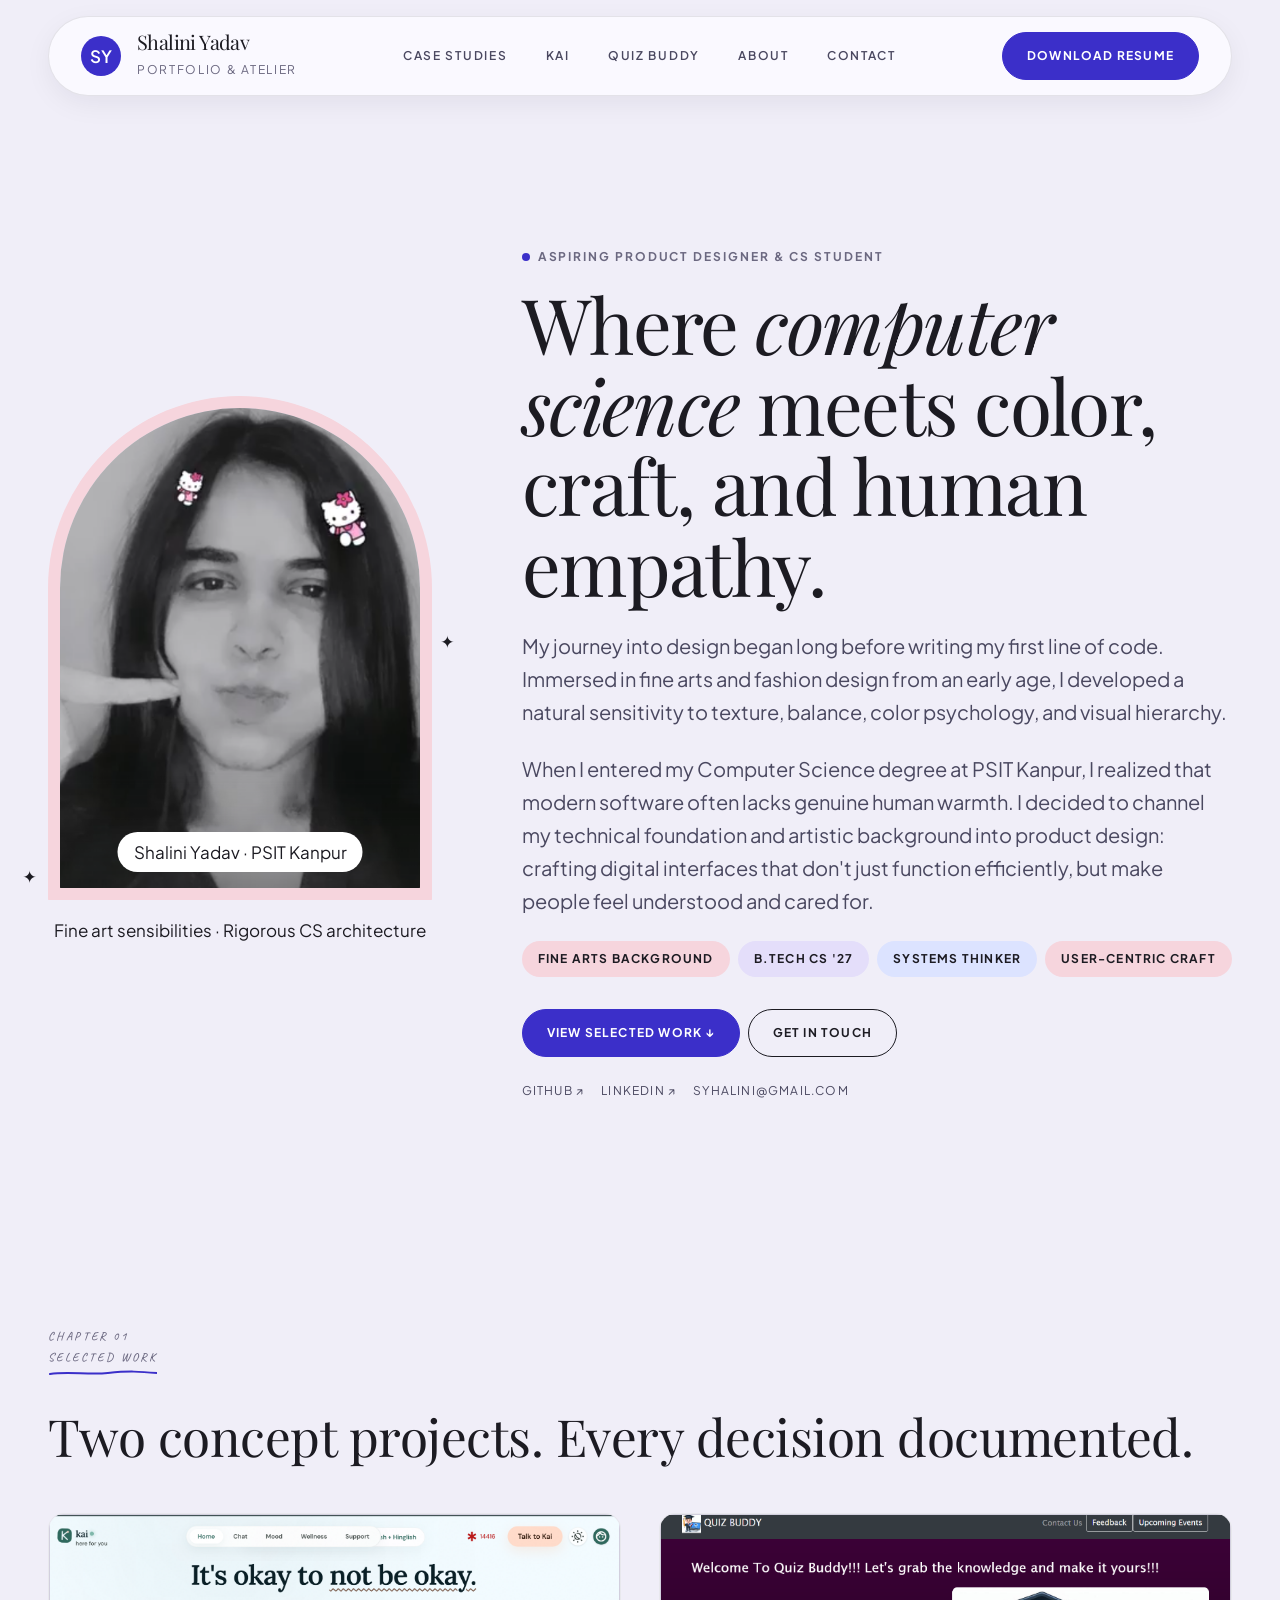
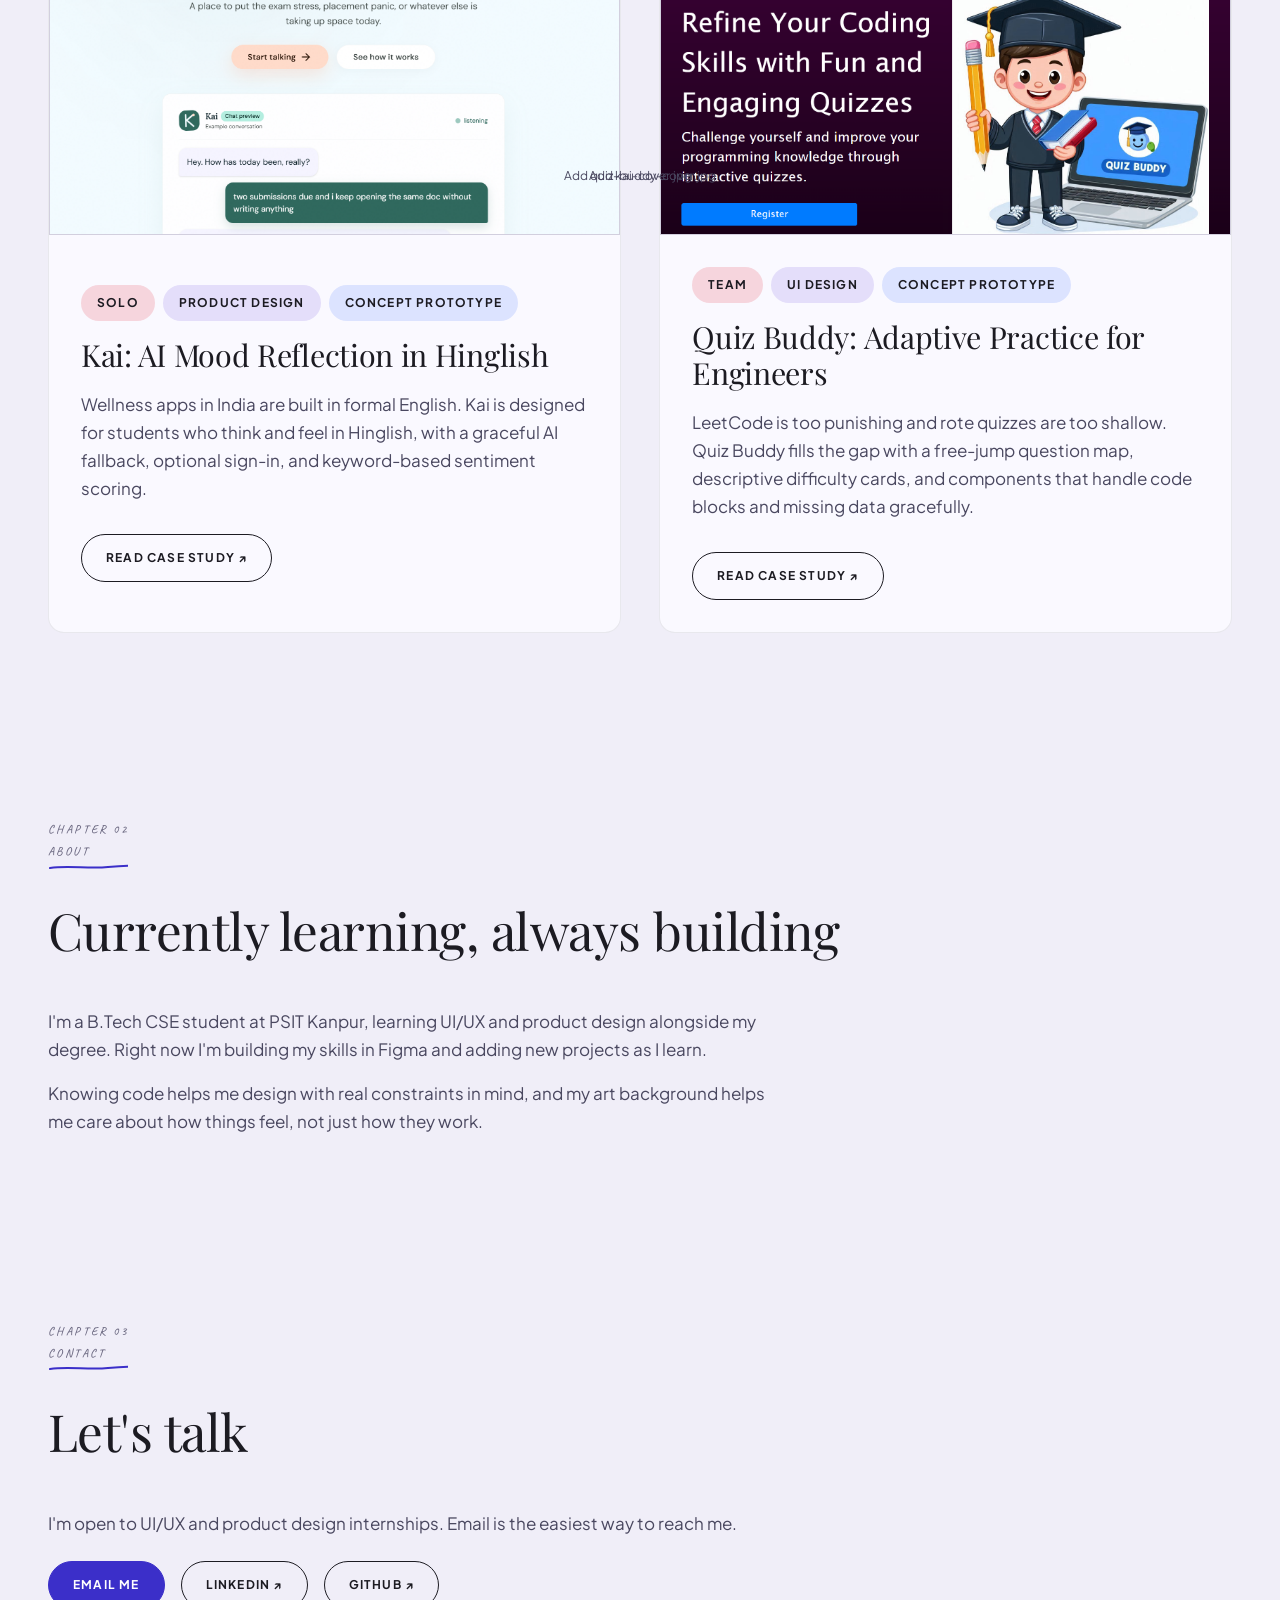
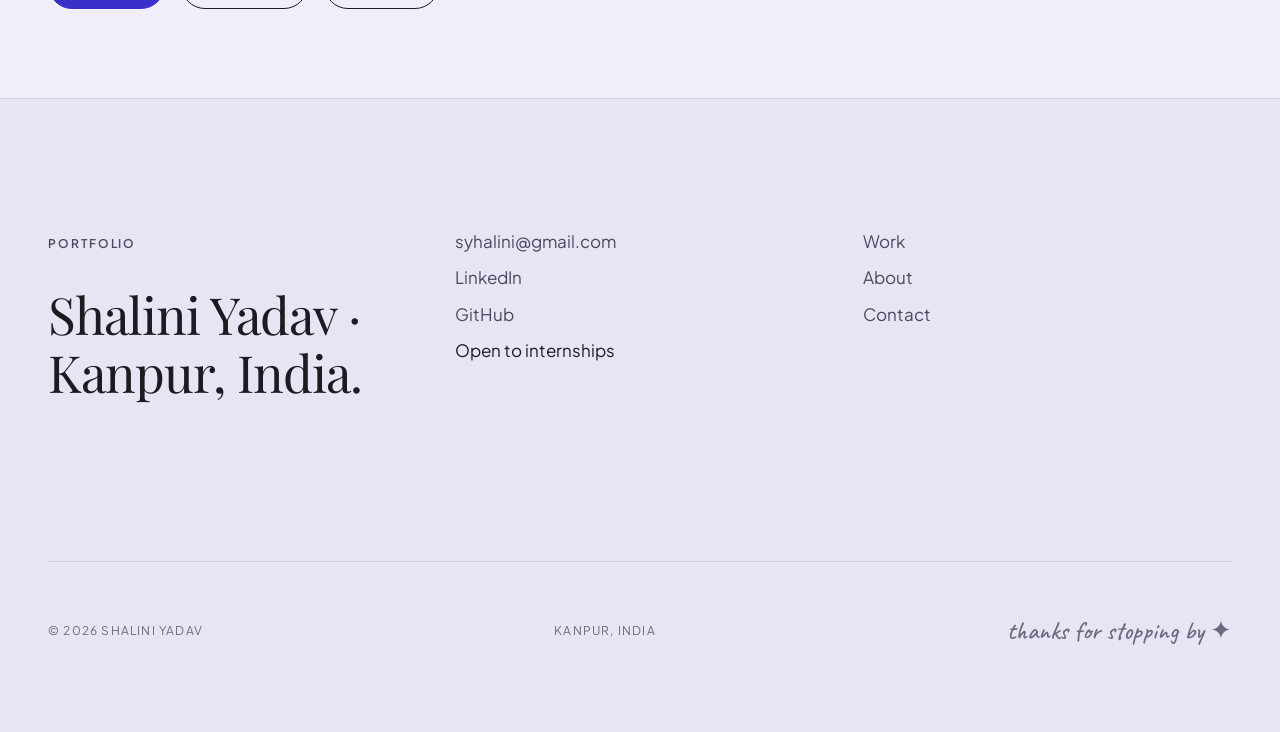
<file: index.html>
<!DOCTYPE html>
<html lang="en">
  <head>
    <meta charset="UTF-8" />
    <meta name="viewport" content="width=device-width, initial-scale=1.0" />
    <meta name="description" content="Shalini Yadav, B.Tech CS student at PSIT Kanpur, learning product design. Open to UI/UX internships." />
    <title>Shalini Yadav | Aspiring Product Designer</title>
    <meta property="og:type" content="website" />
    <meta property="og:site_name" content="Shalini Yadav" />
    <meta property="og:title" content="Shalini Yadav | Aspiring Product Designer" />
    <meta property="og:description" content="Where computer science meets color, craft, and human empathy." />
    <meta property="og:locale" content="en_IN" />
    <meta name="twitter:card" content="summary" />
    <meta name="theme-color" content="#F0EEF8" />
    <link rel="icon" type="image/svg+xml" href="favicon.svg" />
    <link rel="preconnect" href="https://fonts.googleapis.com" />
    <link rel="preconnect" href="https://fonts.gstatic.com" crossorigin />
    <link href="https://fonts.googleapis.com/css2?family=Playfair+Display:ital,wght@0,400;0,500;0,700;1,400;1,500&family=Plus+Jakarta+Sans:wght@400;500;600;700&family=Caveat:wght@500;600&display=swap" rel="stylesheet" />
    <link rel="stylesheet" href="css/tokens.css" />
    <link rel="stylesheet" href="css/base.css" />
    <link rel="stylesheet" href="css/components.css" />
    <link rel="stylesheet" href="css/pages.css" />

    <!-- Smooth scroll + small layout helpers (no button/header styling here) -->
    <style>
      html { scroll-behavior: smooth; }
      section[id] { scroll-margin-top: 110px; }
      .project-card__cta { align-self: flex-start; margin-top: var(--space-2); }
      .about-copy { display: grid; gap: var(--space-2); max-width: 62ch; }
      .contact-actions { display: flex; flex-wrap: wrap; gap: var(--space-2); margin-top: var(--space-3); }
      .nav-link.is-active { font-weight: 700; }
      @media (prefers-reduced-motion: reduce) { html { scroll-behavior: auto; } }
    </style>
  </head>

  <body data-page="home">
    <a class="skip-link" href="#main-content">Skip to content</a>

    <!-- ── Header ─────────────────────────────────────────── -->
    <header class="site-header">
      <div class="site-header__inner">
        <a href="#home" class="brand" aria-label="Shalini Yadav, back to top">
          <span class="brand-mark" aria-hidden="true">SY</span>
          <span class="brand-copy">
            <span class="brand-name">Shalini Yadav</span>
            <span class="brand-tag">Portfolio &amp; Atelier</span>
          </span>
        </a>

        <nav class="site-nav" id="site-navigation" aria-label="Primary navigation">
          <a href="case-studies.html" class="nav-link" data-page="case-studies">Case Studies</a>
          <a href="work/kai.html" class="nav-link" data-page="work-kai">Kai</a>
          <a href="work/quiz-buddy.html" class="nav-link" data-page="work-quiz-buddy">Quiz Buddy</a>
          <a href="about.html" class="nav-link" data-page="about">About</a>
          <a href="contact.html" class="nav-link" data-page="contact">Contact</a>
          <a href="assets/resume.pdf" class="nav-link mobile-resume" download>Download resume</a>
        </nav>

        <button class="mobile-menu-toggle" type="button" aria-controls="site-navigation" aria-expanded="false" aria-label="Open navigation menu">
          <span></span><span></span><span></span>
        </button>

        <div class="header-actions">
          <a href="assets/resume.pdf" class="btn btn--primary" download>Download resume</a>
        </div>
      </div>
    </header>

    <main class="site-main" id="main-content" tabindex="-1">

      <!-- ── Hero ─────────────────────────────────────────── -->
      <section class="hero page-shell" id="home" aria-labelledby="hero-heading">
        <div class="hero__grid">

          <!-- Portrait frame (left) -->
          <figure class="hero__portrait">
            <div class="portrait-arch">
              <div class="portrait-arch__inner">
                <img
                  src="assets/images/shalini.jpg"
                  alt="Portrait of Shalini Yadav"
                  width="900" height="1200"
                  onerror="this.remove()" />
              </div>
              <span class="portrait-arch__pill">Shalini Yadav · PSIT Kanpur</span>
            </div>
            <span class="hero__spark hero__spark--a" aria-hidden="true">✦</span>
            <span class="hero__spark hero__spark--b" aria-hidden="true">✦</span>
            <figcaption class="hero__caption">Fine art sensibilities · Rigorous CS architecture</figcaption>
          </figure>

          <!-- Text (right) -->
          <div class="hero__content">
            <p class="hero__eyebrow">Aspiring Product Designer &amp; CS Student</p>

            <h1 class="hero__title" id="hero-heading">
              Where <em>computer science</em> meets color, craft, and human empathy.
            </h1>

            <p class="hero__copy">My journey into design began long before writing my first line of code. Immersed in fine arts and fashion design from an early age, I developed a natural sensitivity to texture, balance, color psychology, and visual hierarchy.</p>

            <p class="hero__copy">When I entered my Computer Science degree at PSIT Kanpur, I realized that modern software often lacks genuine human warmth. I decided to channel my technical foundation and artistic background into product design: crafting digital interfaces that don't just function efficiently, but make people feel understood and cared for.</p>

            <ul class="pill-list" aria-label="Highlights">
              <li><span>Fine Arts Background</span></li>
              <li><span>B.Tech CS '27</span></li>
              <li><span>Systems Thinker</span></li>
              <li><span>User-Centric Craft</span></li>
            </ul>

            <div class="hero__actions" style="margin-top: var(--space-4);">
              <a href="#selected-work" class="btn btn--primary">View selected work ↓</a>
              <a href="#contact" class="btn btn--secondary">Get in touch</a>
            </div>

            <nav class="hero__social" aria-label="Social links">
              <a href="https://github.com/shalini355" target="_blank" rel="noreferrer">GitHub ↗</a>
              <a href="https://linkedin.com/in/shalini-yadav-355abc" target="_blank" rel="noreferrer">LinkedIn ↗</a>
              <a href="mailto:syhalini@gmail.com">syhalini@gmail.com</a>
            </nav>
          </div>

        </div>
      </section>

      <!-- ── Selected work ─────────────────────────────────── -->
      <section class="page-section page-shell" id="selected-work" aria-labelledby="work-heading" data-reveal>
        <div class="section-header">
          <p class="eyebrow chapter-label" data-chapter="01">Selected work</p>
          <h2 id="work-heading" class="section-heading">Two concept projects. Every decision documented.</h2>
        </div>

        <div class="featured-work__grid">

          <!-- Kai -->
          <article class="project-card">
            <div class="project-card__image frame--empty" data-empty-label="Add kai-cover.jpg" aria-label="Kai project thumbnail">
              <img src="assets/images/kai-cover.jpg" alt="Kai, AI mood reflection companion preview" width="1600" height="900" loading="lazy" onerror="this.hidden = true; this.parentElement.classList.add('frame--empty')" />
            </div>
            <div class="project-card__body">
              <ul class="pill-list" aria-label="Kai context tags">
                <li><span>Solo</span></li>
                <li><span>Product Design</span></li>
                <li><span>Concept Prototype</span></li>
              </ul>
              <h3>Kai: AI Mood Reflection in Hinglish</h3>
              <p class="project-card__pitch">Wellness apps in India are built in formal English. Kai is designed for students who think and feel in Hinglish, with a graceful AI fallback, optional sign-in, and keyword-based sentiment scoring.</p>
              <a href="work/kai.html" class="btn btn--secondary project-card__cta">Read case study ↗</a>
            </div>
          </article>

          <!-- Quiz Buddy -->
          <article class="project-card">
            <div class="project-card__image frame--empty" data-empty-label="Add quiz-buddy-cover.jpg" aria-label="Quiz Buddy project thumbnail">
              <img src="assets/images/quiz-buddy-cover.jpg" alt="Quiz Buddy, adaptive programming practice platform preview" width="1600" height="900" loading="lazy" onerror="this.hidden = true; this.parentElement.classList.add('frame--empty')" />
            </div>
            <div class="project-card__body">
              <ul class="pill-list" aria-label="Quiz Buddy context tags">
                <li><span>Team</span></li>
                <li><span>UI Design</span></li>
                <li><span>Concept Prototype</span></li>
              </ul>
              <h3>Quiz Buddy: Adaptive Practice for Engineers</h3>
              <p class="project-card__pitch">LeetCode is too punishing and rote quizzes are too shallow. Quiz Buddy fills the gap with a free-jump question map, descriptive difficulty cards, and components that handle code blocks and missing data gracefully.</p>
              <a href="work/quiz-buddy.html" class="btn btn--secondary project-card__cta">Read case study ↗</a>
            </div>
          </article>

        </div>
      </section>

      <!-- ── About ─────────────────────────────────────────── -->
      <section class="page-section page-shell" id="about" aria-labelledby="about-heading" data-reveal>
        <div class="section-header">
          <p class="eyebrow chapter-label" data-chapter="02">About</p>
          <h2 id="about-heading" class="section-heading">Currently learning, always building</h2>
        </div>
        <div class="about-copy">
          <p>I'm a B.Tech CSE student at PSIT Kanpur, learning UI/UX and product design alongside my degree. Right now I'm building my skills in Figma and adding new projects as I learn.</p>
          <p>Knowing code helps me design with real constraints in mind, and my art background helps me care about how things feel, not just how they work.</p>
        </div>
      </section>

      <!-- ── Contact ───────────────────────────────────────── -->
      <section class="page-section page-shell" id="contact" aria-labelledby="contact-heading" data-reveal>
        <div class="section-header">
          <p class="eyebrow chapter-label" data-chapter="03">Contact</p>
          <h2 id="contact-heading" class="section-heading">Let's talk</h2>
        </div>
        <p class="about-copy">I'm open to UI/UX and product design internships. Email is the easiest way to reach me.</p>
        <div class="contact-actions">
          <a href="mailto:syhalini@gmail.com" class="btn btn--primary">Email me</a>
          <a href="https://linkedin.com/in/shalini-yadav-355abc" target="_blank" rel="noreferrer" class="btn btn--secondary">LinkedIn ↗</a>
          <a href="https://github.com/shalini355" target="_blank" rel="noreferrer" class="btn btn--secondary">GitHub ↗</a>
        </div>
      </section>

    </main>

    <footer class="site-footer">
      <div class="site-footer__top page-shell">
        <div>
          <p class="eyebrow">Portfolio</p>
          <h2 class="footer-title">Shalini Yadav · Kanpur, India.</h2>
        </div>
        <div class="footer-meta">
          <a href="mailto:syhalini@gmail.com">syhalini@gmail.com</a>
          <a href="https://linkedin.com/in/shalini-yadav-355abc" target="_blank" rel="noreferrer">LinkedIn</a>
          <a href="https://github.com/shalini355" target="_blank" rel="noreferrer">GitHub</a>
          <span>Open to internships</span>
        </div>
        <div class="footer-links">
          <a href="#selected-work">Work</a>
          <a href="#about">About</a>
          <a href="#contact">Contact</a>
        </div>
      </div>
      <div class="footer-row page-shell">
        <span>© 2026 Shalini Yadav</span>
        <span>Kanpur, India</span>
        <span>thanks for stopping by ✦</span>
      </div>
    </footer>

    <script src="js/main.js"></script>
    <script>
      // Highlight the nav link of the section currently on screen
      (function () {
        var links = document.querySelectorAll('.site-nav .nav-link[href^="#"]');
        var map = {};
        links.forEach(function (l) { map[l.getAttribute('href').slice(1)] = l; });
        if (links[0]) { map['home'] = links[0]; }   // hero = "Work" highlighted
        if (!('IntersectionObserver' in window)) return;
        var io = new IntersectionObserver(function (entries) {
          entries.forEach(function (e) {
            if (!e.isIntersecting) return;
            links.forEach(function (l) { l.classList.remove('is-active'); l.removeAttribute('aria-current'); });
            var l = map[e.target.id];
            if (l) { l.classList.add('is-active'); l.setAttribute('aria-current', 'true'); }
          });
        }, { rootMargin: '-40% 0px -55% 0px' });
        Object.keys(map).forEach(function (id) {
          var el = document.getElementById(id);
          if (el) io.observe(el);
        });
      })();
    </script>
  </body>
</html>
</file>
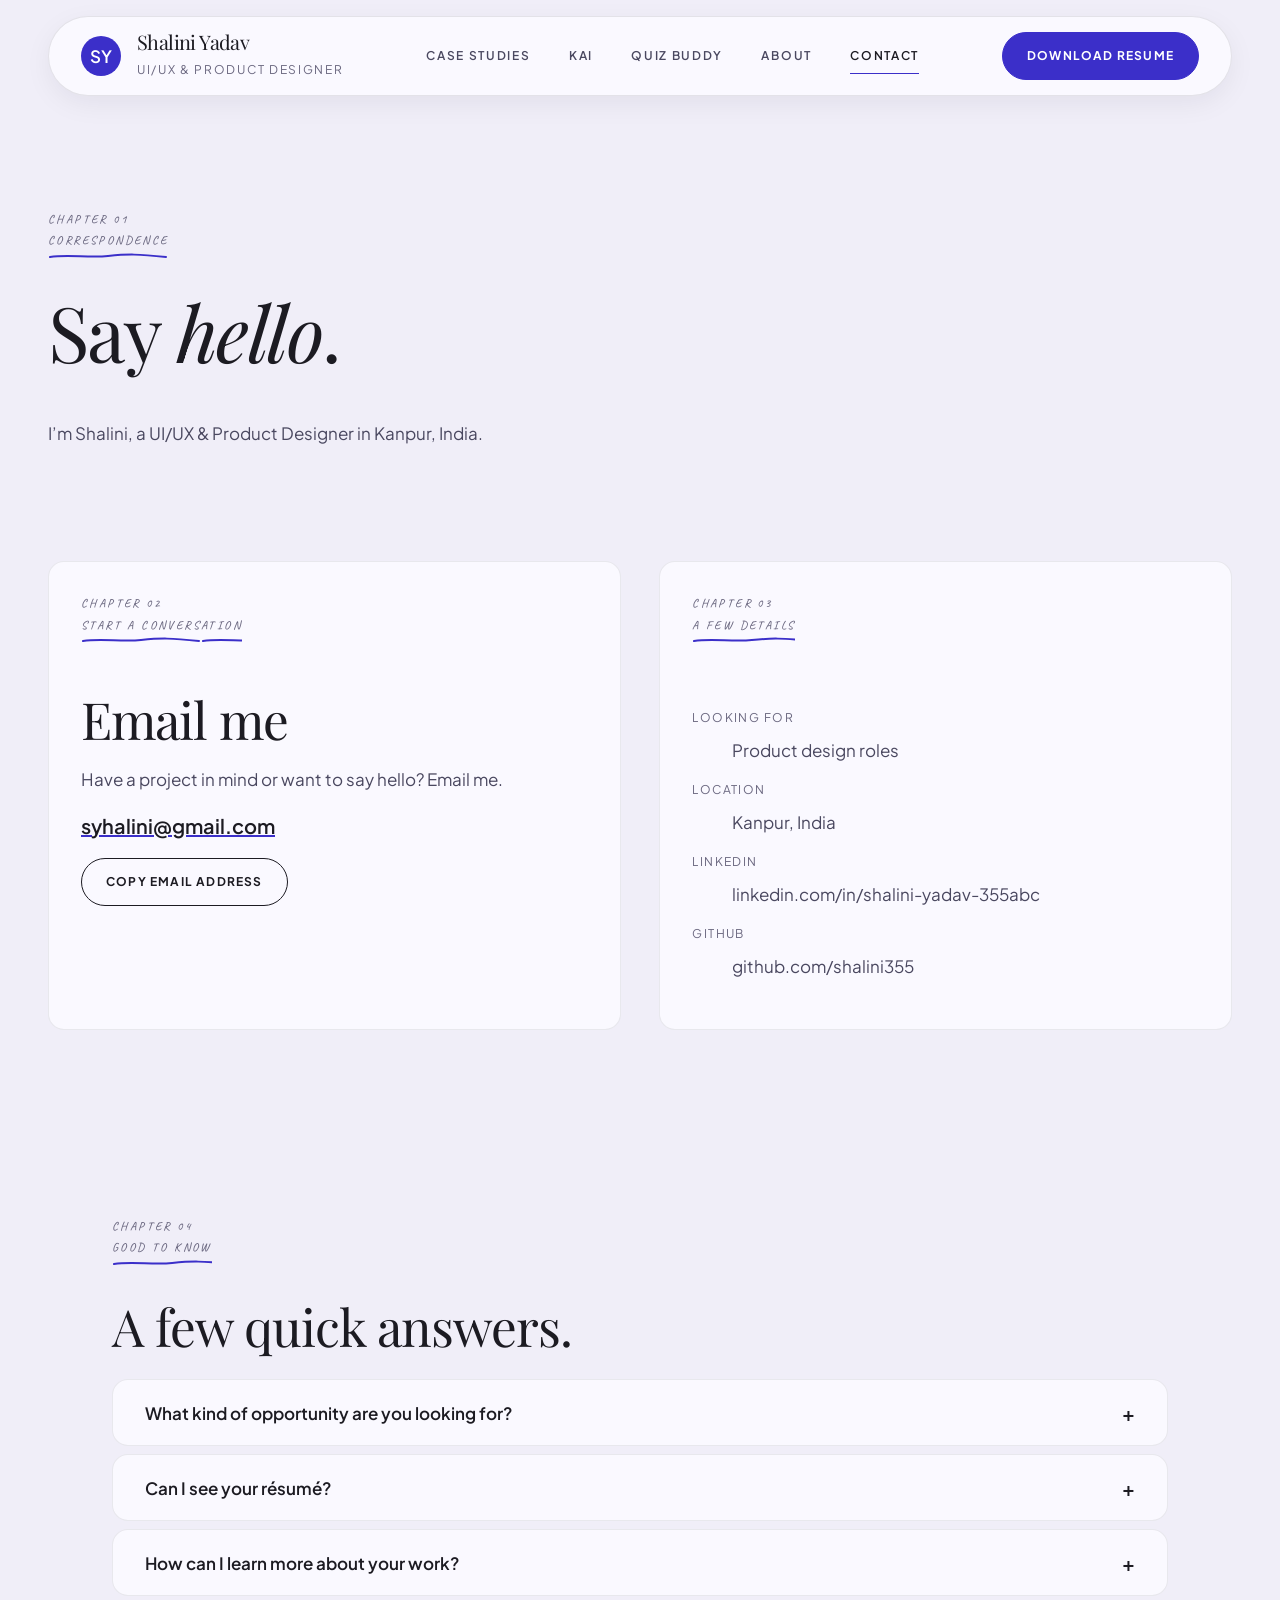
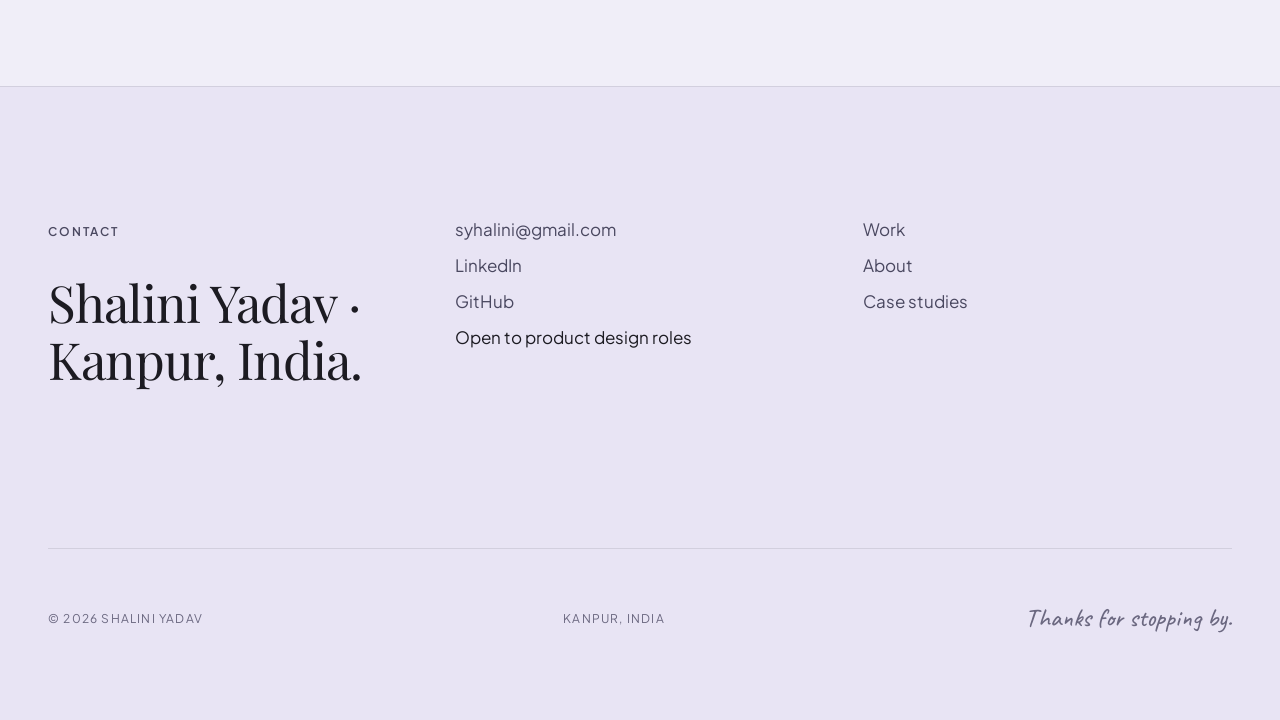
<file: contact.html>
<!DOCTYPE html>
<html lang="en">
  <head>
    <meta charset="UTF-8" />
    <meta name="viewport" content="width=device-width, initial-scale=1.0" />
    <meta name="description" content="Get in touch with Shalini Yadav, a UI/UX &amp; Product Designer in Kanpur, India." />
    <title>Contact | UI/UX &amp; Product Designer | Shalini Yadav</title>
    <meta property="og:type" content="website" />
    <meta property="og:site_name" content="Shalini Yadav" />
    <meta property="og:title" content="Contact | UI/UX &amp; Product Designer | Shalini Yadav" />
    <meta property="og:description" content="I’m Shalini, a UI/UX &amp; Product Designer in Kanpur. I’d love to hear from you." />
    <meta property="og:locale" content="en_IN" />
    <meta name="twitter:card" content="summary" />
    <meta name="theme-color" content="#F0EEF8" />
    <link rel="icon" type="image/svg+xml" href="favicon.svg" />
    <link rel="preconnect" href="https://fonts.googleapis.com" />
    <link rel="preconnect" href="https://fonts.gstatic.com" crossorigin />
    <link href="https://fonts.googleapis.com/css2?family=Playfair+Display:ital,wght@0,400;0,500;0,700;1,400;1,500&family=Plus+Jakarta+Sans:wght@400;500;700&family=Caveat:wght@500;600&display=swap" rel="stylesheet" />
    <link rel="stylesheet" href="css/tokens.css" />
    <link rel="stylesheet" href="css/base.css" />
    <link rel="stylesheet" href="css/components.css" />
    <link rel="stylesheet" href="css/pages.css" />
  </head>
  <body data-page="contact">
    <a class="skip-link" href="#main-content">Skip to content</a>
    <header class="site-header">
      <div class="site-header__inner">
        <a href="index.html" class="brand" aria-label="Shalini Yadav home">
          <span class="brand-mark" aria-hidden="true">SY</span>
          <span class="brand-copy">
            <span class="brand-name">Shalini Yadav</span>
            <span class="brand-tag">UI/UX &amp; Product Designer</span>
          </span>
        </a>

        <nav class="site-nav" id="site-navigation" aria-label="Primary navigation">
          <a href="case-studies.html" class="nav-link" data-page="case-studies">Case Studies</a>
          <a href="work/kai.html" class="nav-link" data-page="work-kai">Kai</a>
          <a href="work/quiz-buddy.html" class="nav-link" data-page="work-quiz-buddy">Quiz Buddy</a>
          <a href="about.html" class="nav-link" data-page="about">About</a>
          <a href="contact.html" class="nav-link" data-page="contact">Contact</a>
          <a href="assets/resume.pdf" class="nav-link mobile-resume" download>Download resume</a>
        </nav>

        <button class="mobile-menu-toggle" type="button" aria-controls="site-navigation" aria-expanded="false" aria-label="Open navigation menu">
          <span></span><span></span><span></span>
        </button>

        <div class="header-actions">
          <a href="assets/resume.pdf" class="btn btn--primary" download>Download resume</a>
        </div>
      </div>
    </header>

    <main class="site-main" id="main-content" tabindex="-1">
      <section class="page-shell page-section contact-intro" aria-labelledby="contact-heading">
        <div>
          <p class="eyebrow chapter-label" data-chapter="01">Correspondence</p>
          <h1 id="contact-heading">Say <em>hello</em>.</h1>
          <p>I’m Shalini, a UI/UX &amp; Product Designer in Kanpur, India.</p>
        </div>
      </section>

      <section class="page-shell page-section contact-grid" aria-label="Ways to get in touch">
        <div class="contact-panel" id="contact-details">
          <p class="eyebrow chapter-label" data-chapter="02">Start a conversation</p>
          <h2>Email me</h2>
          <p>Have a project in mind or want to say hello? Email me.</p>
          <a class="contact-email" href="mailto:syhalini@gmail.com">syhalini@gmail.com</a>
          <button class="btn btn--secondary" type="button" data-copy-email>Copy email address</button>
          <p class="form-status" data-copy-status role="status" aria-live="polite"></p>
        </div>

        <div class="contact-panel contact-panel--details">
          <p class="eyebrow chapter-label" data-chapter="03">A few details</p>
          <dl class="contact-list">
            <div>
              <dt>Looking for</dt>
              <dd>Product design roles</dd>
            </div>
            <div>
              <dt>Location</dt>
              <dd>Kanpur, India</dd>
            </div>
            <div>
              <dt>LinkedIn</dt>
              <dd><a href="https://linkedin.com/in/shalini-yadav-355abc" target="_blank" rel="noreferrer">linkedin.com/in/shalini-yadav-355abc</a></dd>
            </div>
            <div>
              <dt>GitHub</dt>
              <dd><a href="https://github.com/shalini355" target="_blank" rel="noreferrer">github.com/shalini355</a></dd>
            </div>
          </dl>
        </div>
      </section>

      <section class="page-shell page-section contact-faq" aria-labelledby="faq-heading" data-reveal>
        <div class="case-study-lead">
          <p class="eyebrow chapter-label" data-chapter="04">Good to know</p>
          <h2 id="faq-heading">A few quick answers.</h2>
        </div>
        <div class="faq-list">
          <details class="faq-item">
            <summary class="faq-question">What kind of opportunity are you looking for?</summary>
            <div class="faq-answer"><p>I’m open to product design roles. Feel free to get in touch.</p></div>
          </details>
          <details class="faq-item">
            <summary class="faq-question">Can I see your résumé?</summary>
            <div class="faq-answer"><p><a href="assets/resume.pdf" download>Download resume</a>.</p></div>
          </details>
          <details class="faq-item">
            <summary class="faq-question">How can I learn more about your work?</summary>
            <div class="faq-answer"><p>Explore the <a href="work/kai.html">Kai Wellness App</a> and <a href="work/quiz-buddy.html">Quiz Buddy</a> case studies from the Work menu.</p></div>
          </details>
        </div>
      </section>
    </main>

    <footer class="site-footer">
      <div class="site-footer__top page-shell">
        <div>
          <p class="eyebrow">Contact</p>
          <h2 class="footer-title">Shalini Yadav · Kanpur, India.</h2>
        </div>
        <div class="footer-meta">
          <a href="mailto:syhalini@gmail.com">syhalini@gmail.com</a>
          <a href="https://linkedin.com/in/shalini-yadav-355abc" target="_blank" rel="noreferrer">LinkedIn</a>
          <a href="https://github.com/shalini355" target="_blank" rel="noreferrer">GitHub</a>
          <span>Open to product design roles</span>
        </div>
        <div class="footer-links">
          <a href="index.html">Work</a>
          <a href="about.html">About</a>
          <a href="work/kai.html">Case studies</a>
        </div>
      </div>
      <div class="footer-row page-shell">
        <span>© 2026 Shalini Yadav</span>
        <span>Kanpur, India</span>
        <span>Thanks for stopping by.</span>
      </div>
    </footer>

    <script src="js/main.js"></script>
  </body>
</html>
</file>
<file: css/tokens.css>
:root {
  /* ── Surfaces ──────────────────────────────────────── */
  --color-bg: #f0eef8;
  --color-surface: #e8e4f4;
  --color-surface-strong: #ddd8f0;
  --color-surface-card: #faf9ff;
  --color-border: rgba(28, 27, 34, 0.1);
  --color-border-strong: rgba(28, 27, 34, 0.25);

  /* ── Text ──────────────────────────────────────────── */
  --color-text: #1c1b22;
  --color-text-muted: #4a4860;
  --color-text-soft: #6b6880;

  /* ── Brand colours ─────────────────────────────────── */
  --color-primary: #3b2fc9;
  --color-primary-strong: #1c1b22;
  --color-primary-soft: #e4defa;

  /* secondary = blush pink */
  --color-secondary: #a0607a;
  --color-secondary-soft: #f6d5dd;

  /* tertiary = pale lavender */
  --color-tertiary: #6b6880;
  --color-tertiary-soft: #e4defa;

  --color-accent-blush: #f6d5dd;
  --color-overlay: rgba(240, 238, 248, 0.94);
  --color-shadow: rgba(28, 27, 34, 0.06);
  --color-success: var(--color-primary);

  /* ── Fonts ─────────────────────────────────────────── */
  --font-display: 'Playfair Display', Georgia, serif;
  --font-body: 'Plus Jakarta Sans', system-ui, sans-serif;
  --font-hand: "Caveat", cursive;

  /* ── Type scale ────────────────────────────────────── */
  --type-small: 0.75rem;
  --type-body: 1.0625rem;
  --type-lead: 1.25rem;
  --type-h3: clamp(1.4rem, 2.5vw, 1.9rem);
  --type-h2: clamp(2rem, 4vw, 3.2rem);
  --type-display: clamp(2.6rem, 6vw, 5rem);
  --type-hand: 1.4rem;

  /* ── Spacing ───────────────────────────────────────── */
  --space-1: 0.5rem;
  --space-2: 1rem;
  --space-3: 1.5rem;
  --space-4: 2rem;
  --space-5: 2.5rem;
  --space-6: 3rem;
  --space-7: 3.5rem;
  --space-8: 4rem;
  --space-9: 4.5rem;
  --space-10: 5rem;
  --space-12: 6rem;
  --space-14: 7rem;
  --space-16: 8rem;
  --space-20: 10rem;
  --space-24: 12rem;
  --space-28: 14rem;
  --space-32: 16rem;

  /* ── Radii ─────────────────────────────────────────── */
  --radius-xs: 0.25rem;
  --radius-sm: 0.5rem;
  --radius-md: 0.75rem;
  --radius-lg: 1rem;
  --radius-pill: 9999px;

  /* ── Layout ────────────────────────────────────────── */
  --container-width: 1200px;
  --page-gutter: 1.5rem;
  --page-width: min(var(--container-width), calc(100% - var(--page-gutter) * 2));
  --grid-gap: clamp(1.5rem, 3vw, 2.5rem);
  --section-padding: clamp(4rem, 7vw, 6rem);
  --card-radius: var(--radius-lg);
  --card-padding: clamp(1.5rem, 3vw, 2rem);
  --card-border: 1px solid rgba(28, 27, 34, 0.08);
  --control-radius: var(--radius-pill);
  --header-height: 5rem;
  --section-gap: var(--section-padding);
  --content-width: 66rem;

  /* ── Shadows ───────────────────────────────────────── */
  --shadow-soft: 0 18px 44px -24px rgba(28, 27, 34, 0.14);
  --shadow-card: 0 8px 30px -4px rgba(28, 27, 34, 0.08);
  --shadow-glow: 0 0 0 1px rgba(59, 47, 201, 0.12), 0 8px 40px -8px rgba(59, 47, 201, 0.18);
  --shadow-glow-hover: 0 0 0 1.5px rgba(59, 47, 201, 0.28), 0 16px 56px -12px rgba(59, 47, 201, 0.28);
  --border-soft: 1px solid var(--color-border);

  /* ── Glass ──────────────────────────────────────────── */
  --glass-bg: rgba(250, 249, 255, 0.72);
  --glass-border: 1px solid rgba(255, 255, 255, 0.55);
  --glass-blur: blur(18px) saturate(1.6);

  /* ── Motion ─────────────────────────────────────────── */
  --ease-spring: cubic-bezier(0.34, 1.56, 0.64, 1);
  --ease-out-expo: cubic-bezier(0.16, 1, 0.3, 1);
  --ease-in-out-quart: cubic-bezier(0.76, 0, 0.24, 1);
  --duration-fast: 180ms;
  --duration-base: 320ms;
  --duration-slow: 600ms;
}

@media (min-width: 640px) {
  :root { --page-gutter: 2rem; }
}

@media (min-width: 1024px) {
  :root { --page-gutter: 3rem; }
}
</file>
<file: css/base.css>
@import url('https://fonts.googleapis.com/css2?family=Playfair+Display:ital,wght@0,400;0,600;0,700;1,400&family=Plus+Jakarta+Sans:wght@400;500;600&family=Caveat:wght@500;600&display=swap');

* {
  box-sizing: border-box;
}

html {
  scroll-behavior: smooth;
}

@view-transition {
  navigation: auto;
}

::view-transition-old(root) {
  animation: page-fade-out 180ms ease-out both;
}

::view-transition-new(root) {
  animation: page-fade-in 220ms ease-out both;
}

@keyframes page-fade-out {
  to {
    opacity: 0;
  }
}

@keyframes page-fade-in {
  from {
    opacity: 0;
  }
}

html [id] {
  scroll-margin-top: calc(var(--header-height) + var(--space-4));
}

body {
  margin: 0;
  background: var(--color-bg);
  color: var(--color-text);
  font-family: var(--font-body);
  line-height: 1.65;
  font-size: var(--type-body);
  text-rendering: optimizeLegibility;
  -webkit-font-smoothing: antialiased;
  -moz-osx-font-smoothing: grayscale;
}

.skip-link {
  position: absolute;
  top: var(--space-2);
  left: var(--space-2);
  z-index: 30;
  padding: var(--space-2) var(--space-4);
  transform: translateY(-150%);
  border: 1px solid var(--color-border);
  border-radius: var(--radius-xs);
  background: var(--color-surface-card);
  color: var(--color-text);
}

.skip-link:focus {
  transform: translateY(0);
}

img {
  max-width: 100%;
  display: block;
}

a {
  color: inherit;
  text-decoration: none;
}

button,
input,
textarea {
  font: inherit;
}

main,
section,
article,
header,
footer,
nav {
  display: block;
}

p,
h1,
h2,
h3,
h4,
h5,
h6,
ul,
ol,
figure,
blockquote {
  margin: 0;
  padding: 0;
}

ul,
ol {
  list-style: none;
}

:focus-visible {
  outline: 2px solid var(--color-text);
  outline-offset: 4px;
  border-radius: 0.3rem;
}

::selection {
  background: var(--color-primary);
  color: var(--color-text);
}

h1, h2, h3, h4, h5, h6 {
  font-family: 'Playfair Display', Georgia, serif;
  font-weight: 400;
  line-height: 1.1;
  letter-spacing: -0.02em;
}

h1 {
  font-size: var(--type-display);
  line-height: 1.05;
  letter-spacing: -0.03em;
}

h2 {
  font-size: var(--type-h2);
  line-height: 1.12;
  letter-spacing: -0.02em;
}

h3 {
  font-size: var(--type-h3);
  line-height: 1.2;
  letter-spacing: -0.01em;
}

h4, h5, h6 {
  line-height: 1.3;
  letter-spacing: 0;
}

p {
  color: var(--color-text-muted);
  max-width: 65ch;
  font-size: var(--type-body);
  line-height: 1.65;
}

.container,
.page-shell {
  width: var(--page-width);
  margin: 0 auto;
}

.eyebrow {
  display: inline-block;
  font-size: var(--type-small);
  letter-spacing: 0.16em;
  text-transform: uppercase;
  color: var(--color-text-muted);
  font-weight: 600;
  margin-bottom: var(--space-4);
}

.section-heading {
  font-size: var(--type-h2);
  color: var(--color-text);
  margin-bottom: var(--space-6);
}

.muted {
  color: var(--color-text-soft);
}

.text-display {
  font-family: var(--font-display);
  font-size: var(--type-display);
  letter-spacing: -0.04em;
  line-height: 1.02;
}

.text-serif {
  font-family: var(--font-display);
}

.text-smallcaps {
  font-size: var(--type-small);
  font-weight: 600;
  letter-spacing: 0.11em;
  text-transform: uppercase;
}

.site-main {
  padding-top: 0;
  counter-reset: scene;
}

.motion-enabled [data-reveal] {
  opacity: 0;
  transform: translateY(24px);
  transition: opacity 0.65s ease-out, transform 0.65s ease-out;
}

.motion-enabled [data-reveal][data-revealed="true"] {
  opacity: 1;
  transform: translateY(0);
}

.page-section {
  padding: var(--section-padding) 0;
}

[data-page="home"] .nav-link[data-page="home"],
[data-page="work-kai"] .nav-link[data-page="work-kai"],
[data-page="work-quiz-buddy"] .nav-link[data-page="work-quiz-buddy"],
[data-page="about"] .nav-link[data-page="about"],
[data-page="contact"] .nav-link[data-page="contact"] {
  color: var(--color-text);
  border-color: var(--color-primary);
}

@media (max-width: 640px) {
  .page-section {
    padding: var(--section-padding) 0;
  }

  p {
    font-size: var(--type-body);
  }
}

@media (prefers-reduced-motion: reduce) {
  html {
    scroll-behavior: auto;
  }

  *,
  *::before,
  *::after {
    animation-duration: 0.01ms !important;
    animation-iteration-count: 1 !important;
    scroll-behavior: auto !important;
    transition-duration: 0.01ms !important;
  }

  .motion-enabled [data-reveal] {
    opacity: 1;
    transform: none;
  }

  .motion-enabled .frame[data-reveal] {
    opacity: 1;
    transform: none;
  }

  .frame--wide > img {
    --frame-zoom: 1;
    animation: none;
  }

  ::view-transition-old(root),
  ::view-transition-new(root) {
    animation: none;
  }
}
</file>
<file: css/components.css>
.site-header {
  position: sticky;
  top: 0;
  z-index: 20;
  background: transparent;
  padding: var(--space-2) 0;
  border-bottom: 0;
}

.site-header__inner {
  width: var(--page-width);
  margin: 0 auto;
  height: var(--header-height);
  display: flex;
  align-items: center;
  justify-content: space-between;
  gap: var(--space-3);
  background: var(--color-surface-card);
  border: 1px solid var(--color-border);
  border-radius: var(--radius-pill);
  padding: 0 var(--space-4);
  box-shadow: var(--shadow-card);
}

.brand {
  display: inline-flex;
  align-items: center;
  gap: var(--space-2);
  min-width: 0;
}

.brand-mark {
  display: inline-flex;
  align-items: center;
  justify-content: center;
  width: 2.5rem;
  height: 2.5rem;
  border-radius: 50%;
  background: var(--color-primary);
  color: #ffffff;
  font-family: var(--font-body);
  font-size: var(--type-body);
  font-weight: 600;
}

.brand-copy {
  display: flex;
  flex-direction: column;
  gap: var(--space-1);
}

.brand-name {
  font-family: var(--font-display);
  font-size: var(--type-lead);
  letter-spacing: -0.03em;
  line-height: 1;
}

.brand-tag {
  font-size: var(--type-small);
  letter-spacing: 0.14em;
  text-transform: uppercase;
  color: var(--color-text-soft);
}

.site-nav {
  display: flex;
  align-items: center;
  justify-content: center;
  gap: var(--grid-gap);
  margin: 0 auto;
  flex-wrap: wrap;
}

.nav-link {
  position: relative;
  display: inline-flex;
  align-items: center;
  justify-content: center;
  padding: var(--space-1) 0;
  border-bottom: 1px solid transparent;
  color: var(--color-text-muted);
  font-size: var(--type-small);
  letter-spacing: 0.14em;
  text-transform: uppercase;
  font-weight: 600;
  transition: color 0.2s ease, border-color 0.2s ease;
}

.nav-link:hover,
.nav-link:focus-visible {
  color: var(--color-text);
  text-decoration-color: var(--color-primary);
}

.nav-link.is-active {
  color: var(--color-text);
  border-color: var(--color-primary);
}

.header-actions {
  display: flex;
  align-items: center;
  gap: var(--space-2);
}

.mobile-menu-toggle {
  display: none;
  width: 2.75rem;
  height: 2.75rem;
  padding: var(--space-1);
  border: 1px solid var(--color-border);
  border-radius: var(--radius-pill);
  background: var(--color-surface-card);
  color: var(--color-text);
  cursor: pointer;
}

.mobile-menu-toggle span {
  display: block;
  width: 100%;
  height: 2px;
  margin: 4px 0;
  background: currentColor;
  transition: transform 0.2s ease, opacity 0.2s ease;
}

.mobile-menu-toggle[aria-expanded="true"] span:first-child {
  transform: translateY(6px) rotate(45deg);
}

.mobile-menu-toggle[aria-expanded="true"] span:nth-child(2) {
  opacity: 0;
}

.mobile-menu-toggle[aria-expanded="true"] span:last-child {
  transform: translateY(-6px) rotate(-45deg);
}

.mobile-resume {
  display: none;
}

.status-pill {
  display: inline-flex;
  align-items: center;
  gap: var(--space-2);
  padding: var(--space-1) var(--space-2);
  border-radius: var(--radius-pill);
  background: transparent;
  color: var(--color-text);
  font-size: var(--type-small);
  font-weight: 600;
  letter-spacing: 0.1em;
  text-transform: uppercase;
}

.status-dot {
  width: 0.55rem;
  height: 0.55rem;
  border-radius: 50%;
  background: var(--color-primary);
}

.btn {
  display: inline-flex;
  align-items: center;
  justify-content: center;
  gap: var(--space-1);
  min-height: 3rem;
  padding: 0.75rem 1.5rem;
  border-radius: var(--control-radius);
  border: 1px solid transparent;
  font-size: var(--type-small);
  letter-spacing: 0.1em;
  text-transform: uppercase;
  font-weight: 700;
  transition: transform 0.2s ease, box-shadow 0.2s ease, background 0.2s ease;
}

.btn:hover,
.btn:focus-visible {
  transform: translateY(-1px);
  box-shadow: var(--shadow-card);
}

.btn--primary {
  background: var(--color-primary);
  border-color: var(--color-primary);
  color: #ffffff;
}

.btn--primary:hover,
.btn--primary:focus-visible {
  background: var(--color-primary-strong);
  border-color: var(--color-primary-strong);
  color: #ffffff;
}

.btn--secondary {
  background: transparent;
  color: var(--color-text);
  border-color: var(--color-text);
  border-width: 1.5px;
}

.btn--secondary:hover,
.btn--secondary:focus-visible {
  background: var(--color-primary-soft);
  border-color: var(--color-text);
}

.btn:disabled,
.btn[aria-disabled="true"] {
  opacity: 0.45;
  pointer-events: none;
}

.site-footer {
  background: var(--color-surface);
  border-top: 1px solid var(--color-border);
  padding: var(--space-16) 0 var(--space-10);
}

.site-footer__top {
  display: grid;
  grid-template-columns: repeat(3, minmax(0, 1fr));
  gap: var(--grid-gap);
  margin-bottom: var(--space-16);
}

.footer-title {
  font-size: var(--type-h2);
  line-height: 1.12;
  margin-bottom: var(--space-4);
}

.footer-meta,
.footer-links {
  display: flex;
  flex-direction: column;
  gap: var(--space-1);
}

.footer-meta a,
.footer-links a {
  color: var(--color-text-muted);
  transition: color 0.2s ease;
}

.footer-meta a:hover,
.footer-links a:hover,
.footer-meta a:focus-visible,
.footer-links a:focus-visible {
  color: var(--color-text);
  text-decoration-color: var(--color-primary);
}

.footer-row {
  display: flex;
  flex-wrap: wrap;
  align-items: center;
  justify-content: space-between;
  gap: var(--space-4);
  padding-top: var(--space-6);
  border-top: 1px solid var(--color-border);
  color: var(--color-text-soft);
  font-size: var(--type-small);
  letter-spacing: 0.1em;
  text-transform: uppercase;
}

.footer-row span:last-child {
  font-family: var(--font-hand);
  font-size: 1.6rem;
  font-weight: 500;
  letter-spacing: 0;
  text-transform: none;
}

.card {
  background: var(--color-surface-card);
  border: var(--card-border);
  border-radius: var(--card-radius);
  padding: var(--card-padding);
}

.image-frame {
  overflow: hidden;
  border: 0;
  background: transparent;
}

.frame {
  position: relative;
  display: block;
  width: 100%;
  margin: 0;
  overflow: hidden;
  background: var(--color-surface);
}

.frame--wide {
  aspect-ratio: 21 / 9;
  transition: scale 0.6s ease;
}

.hero__grid > .frame--wide {
  margin-block: var(--space-4);
}

.frame--wide > img {
  animation: frame-ken-burns 20s ease-in-out infinite alternate;
}

.frame--wide:hover,
.frame--wide:focus-within {
  scale: 1.015;
}

.hero .frame--wide::before {
  position: absolute;
  z-index: 1;
  inset: 0;
  box-shadow: inset 0 0 6rem rgba(28, 27, 34, 0.16);
  content: "";
  pointer-events: none;
}

@keyframes frame-ken-burns {
  from {
    scale: 1;
  }

  to {
    scale: 1.06;
  }
}

.frame--standard {
  aspect-ratio: 16 / 9;
}

.frame--portrait {
  aspect-ratio: 4 / 5;
}

.frame--phone {
  aspect-ratio: 9 / 19.5;
  border-radius: var(--radius-lg);
}

.frame--square {
  aspect-ratio: 1 / 1;
}

.frame > img {
  width: 100%;
  height: 100%;
  object-fit: cover;
  transition: transform 0.6s ease;
}

.frame img[hidden] {
  display: none;
}

.frame--empty {
  border: 1px solid var(--color-border);
  background: var(--color-surface);
}

.frame--empty::after {
  position: absolute;
  inset: 0;
  display: grid;
  place-items: center;
  padding: var(--space-2);
  color: var(--color-text-muted);
  content: attr(data-empty-label);
  font-size: var(--type-small);
  text-align: center;
}

.frame-row {
  display: grid;
  grid-template-columns: repeat(3, minmax(0, 1fr));
  align-items: start;
  gap: var(--grid-gap);
}

.frame-row--two {
  grid-template-columns: repeat(2, minmax(0, 1fr));
  margin-top: var(--grid-gap);
}

.motion-enabled .frame[data-reveal] {
  opacity: 0;
  transform: translateY(24px);
  transition: opacity 0.65s ease-out var(--reveal-delay, 0ms), transform 0.65s ease-out var(--reveal-delay, 0ms);
}

.motion-enabled .frame[data-reveal][data-revealed="true"] {
  opacity: 1;
  transform: translateY(0);
}

.site-main .eyebrow {
  font-size: var(--type-small);
  letter-spacing: 0.2em;
  text-transform: uppercase;
}

.chapter-label,
.case-section > .eyebrow {
  display: inline-flex;
  flex-direction: column;
  align-items: flex-start;
  gap: 0.15em;
  font-family: var(--font-hand);
  font-size: var(--type-hand);
  font-weight: 500;
  letter-spacing: 0;
  text-transform: none;
  color: var(--color-text-soft);
  width: auto;
}

.chapter-label::before {
  content: "chapter " attr(data-chapter);
}

.case-section > .eyebrow::before {
  content: "scene " counter(scene, decimal-leading-zero);
}

/* chapter-label underline — primary colour updated */
.chapter-label::after,
.case-section > .eyebrow::after {
  content: "";
  display: block;
  width: 100%;
  height: 6px;
  background: none;
  background-image: url("data:image/svg+xml,%3Csvg xmlns='http://www.w3.org/2000/svg' width='120' height='6' viewBox='0 0 120 6'%3E%3Cpath d='M2 4 C20 1, 40 5, 60 3 S90 1, 118 4' fill='none' stroke='%233B2FC9' stroke-width='2' stroke-linecap='round'/%3E%3C/svg%3E");
  background-repeat: repeat-x;
  background-size: auto 6px;
}

.case-section > .eyebrow::after {
  background-image: url("data:image/svg+xml,%3Csvg xmlns='http://www.w3.org/2000/svg' width='120' height='6' viewBox='0 0 120 6'%3E%3Cpath d='M2 4 C20 1, 40 5, 60 3 S90 1, 118 4' fill='none' stroke='%23F6A8C0' stroke-width='2' stroke-linecap='round'/%3E%3C/svg%3E");
}

/* ── Polaroid frames ─────────────────────────────────── */
.polaroid-frame,
.frame--polaroid {
  position: relative;
  background: var(--color-surface-card);
  padding: 10px 10px 2.5rem;
  box-shadow: 0 4px 12px rgba(28, 27, 34, 0.12), 0 1px 3px rgba(28, 27, 34, 0.08);
  transform: rotate(-1.5deg);
  transition: transform 0.3s ease;
}

.polaroid-frame:nth-child(2), .frame--polaroid:nth-child(2) { transform: rotate(0.8deg); }
.polaroid-frame:nth-child(3), .frame--polaroid:nth-child(3) { transform: rotate(-0.5deg); }
.polaroid-frame:nth-child(4), .frame--polaroid:nth-child(4) { transform: rotate(1.5deg); }
.polaroid-frame:nth-child(5), .frame--polaroid:nth-child(5) { transform: rotate(-1deg); }
.polaroid-frame:nth-child(6), .frame--polaroid:nth-child(6) { transform: rotate(1.2deg); }

.polaroid-frame:hover,
.polaroid-frame:focus-within,
.frame--polaroid:hover,
.frame--polaroid:focus-within {
  transform: rotate(0deg);
}

.polaroid-frame::after,
.frame--polaroid::after {
  content: "";
  position: absolute;
  top: -0.55rem;
  left: 1.25rem;
  width: 3.5rem;
  height: 1rem;
  background: rgba(255, 155, 200, 0.55);
  transform: rotate(-35deg);
  pointer-events: none;
}

.polaroid-frame:nth-child(even)::after,
.frame--polaroid:nth-child(even)::after {
  background: rgba(205, 191, 255, 0.55);
  left: auto;
  right: 1.25rem;
  transform: rotate(35deg);
}

.polaroid-frame {
  width: min(100%, 42rem);
  margin: var(--space-6) auto;
  border: 0;
}

.polaroid-frame img {
  display: block;
  width: 100%;
  aspect-ratio: 4 / 3;
  object-fit: cover;
}

.polaroid-frame figcaption {
  padding-top: var(--space-2);
  color: var(--color-text-muted);
  font-family: var(--font-hand);
  font-size: var(--type-hand);
  font-weight: 500;
  line-height: 1.2;
}

.frame--polaroid {
  overflow: visible;
  border-radius: 0;
}

.frame--polaroid > img {
  display: block;
  width: 100%;
  height: auto;
  object-fit: cover;
}

.image-frame img {
  width: 100%;
  height: 100%;
  object-fit: cover;
  transition: transform 0.6s ease;
}

.feature-card:hover .feature-card__image img,
.feature-card:focus-within .feature-card__image img,
.case-figure:hover img {
  transform: scale(1.025);
}

.kicker {
  display: inline-flex;
  align-items: center;
  gap: var(--space-1);
  padding: var(--space-1) var(--space-2);
  border-radius: var(--radius-pill);
  border: 1px solid var(--color-border);
  background: var(--color-secondary-soft);
  font-size: var(--type-small);
  letter-spacing: 0.12em;
  text-transform: uppercase;
  color: var(--color-text-soft);
  font-weight: 700;
}

.feature-card {
  background: var(--color-surface-card);
  border: var(--card-border);
  border-radius: var(--card-radius);
  padding: var(--card-padding);
  overflow: visible;
}

.feature-card:nth-child(2) {
  margin-top: 0;
}

.feature-card__image {
  border-radius: var(--card-radius);
}

.feature-card__body {
  padding: var(--space-3) 0 0;
}

.info-grid,
.pill-grid,
.story-grid,
.contact-grid,
.case-meta,
.timeline {
  display: grid;
  gap: var(--grid-gap);
}

.faq-item {
  border: var(--card-border);
  background: var(--color-surface-card);
  border-radius: var(--card-radius);
  padding: 0 var(--card-padding);
  overflow: visible;
}

.faq-item + .faq-item {
  margin-top: var(--space-1);
}

.faq-question {
  width: 100%;
  border: 0;
  background: transparent;
  display: flex;
  align-items: center;
  justify-content: space-between;
  gap: var(--space-4);
  padding: var(--space-2) 0;
  text-align: left;
  color: var(--color-text);
  font-size: var(--type-body);
  font-weight: 600;
  cursor: pointer;
  list-style: none;
}

.faq-question::-webkit-details-marker {
  display: none;
}

.faq-question::after {
  content: "+";
  color: var(--color-text);
  font-size: var(--type-lead);
}

.faq-item[open] .faq-question::after {
  content: "−";
}

.faq-answer {
  padding: 0 0 var(--space-2);
}

.faq-answer p {
  font-size: var(--type-body);
}

.contact-form {
  display: grid;
  gap: var(--space-2);
}

.form-field {
  display: grid;
  gap: var(--space-1);
}

.form-field label {
  font-size: var(--type-small);
  letter-spacing: 0.12em;
  text-transform: uppercase;
  color: var(--color-text-soft);
  font-weight: 700;
}

.form-field input,
.form-field textarea {
  width: 100%;
  border: 1px solid var(--color-border-strong);
  background: var(--color-surface-card);
  color: var(--color-text);
  border-radius: var(--radius-md);
  padding: var(--space-2);
}

.form-field textarea {
  min-height: 150px;
  resize: vertical;
}

.form-status {
  min-height: 1.5rem;
  color: var(--color-success);
  font-size: var(--type-small);
}

.page-intro {
  max-width: 52rem;
  margin-bottom: var(--space-12);
}

.article-section {
  display: grid;
  gap: var(--grid-gap);
}

.article-section h2 {
  font-size: var(--type-h2);
  margin-bottom: var(--space-1);
}

.article-section h3 {
  font-size: var(--type-h3);
  margin-top: var(--space-1);
}

.case-figure {
  border: var(--card-border);
  background: var(--color-surface-card);
  padding: var(--space-1);
  border-radius: var(--card-radius);
}

.case-figure img {
  width: 100%;
  height: auto;
  aspect-ratio: 4 / 3;
  object-fit: cover;
  border-radius: var(--card-radius);
}

.case-meta {
  grid-template-columns: repeat(2, minmax(0, 1fr));
  margin-top: var(--space-3);
}

.case-meta__item {
  padding: var(--card-padding);
  border: var(--card-border);
  border-radius: var(--card-radius);
  background: var(--color-surface-card);
}

.case-meta__label {
  display: block;
  font-size: var(--type-small);
  letter-spacing: 0.12em;
  text-transform: uppercase;
  color: var(--color-text-soft);
  margin-bottom: var(--space-1);
}

.case-meta__value {
  font-family: var(--font-display);
  font-size: var(--type-h3);
  letter-spacing: -0.03em;
}

.blockquote-panel {
  max-width: var(--content-width);
}

.timeline-item {
  position: relative;
  padding-left: 0;
  border-left: 0;
}

.timeline-item::before {
  content: "";
  position: absolute;
  top: var(--space-2);
  right: var(--space-2);
  left: auto;
  width: 0.7rem;
  height: 0.7rem;
  border-radius: 50%;
  background: var(--color-primary);
}

@media (max-width: 900px) {
  .frame-row,
  .frame-row--two {
    grid-template-columns: 1fr;
  }

  .site-header {
    padding: var(--space-2) 0;
  }

  .site-header__inner {
    position: relative;
    display: flex;
    align-items: center;
    justify-content: space-between;
    padding: var(--space-2) var(--space-3);
    height: auto;
    min-height: var(--header-height);
    border-radius: var(--radius-lg);
  }

  .brand {
    justify-content: flex-start;
    flex: 1;
    min-width: 0;
  }

  .header-actions {
    display: none;
  }

  .mobile-menu-toggle {
    display: inline-flex;
    align-items: center;
    justify-content: center;
    flex-shrink: 0;
  }

  .site-nav {
    position: absolute;
    top: calc(100% + 0.5rem);
    right: 0;
    left: 0;
    z-index: 10;
    display: none;
    flex-direction: column;
    align-items: stretch;
    gap: 0;
    margin: 0;
    padding: var(--space-2) var(--space-3);
    border: 1px solid var(--color-border);
    border-radius: var(--radius-lg);
    background: var(--color-surface-card);
    box-shadow: var(--shadow-card);
  }

  .site-nav[data-menu-open="true"] {
    display: flex;
  }

  .site-nav .nav-link {
    justify-content: flex-start;
    min-height: 2.75rem;
    padding: var(--space-1) 0;
    border-bottom: 1px solid var(--color-border);
  }

  .site-nav .nav-link:last-child {
    border-bottom: 0;
  }

  .site-nav .mobile-resume {
    display: inline-flex;
  }

  .site-footer__top {
    grid-template-columns: 1fr;
  }

  .case-meta {
    grid-template-columns: repeat(2, minmax(0, 1fr));
  }
}

@media (max-width: 640px) {
  .site-nav {
    gap: 0;
  }

  .status-pill {
    display: none;
  }

  .case-meta {
    grid-template-columns: 1fr;
  }

  .footer-row {
    flex-direction: column;
    align-items: flex-start;
  }
}
</file>
<file: css/pages.css>
.hero {
  padding: clamp(5rem, 10vw, 9rem) 0;
}

.hero__grid {
  display: grid;
  grid-template-columns: 1fr;
  gap: var(--grid-gap);
  align-items: center;
}

.hero__grid > div:first-child {
  max-width: 64rem;
}

.hero__marked-word {
  position: relative;
  display: inline-block;
  color: var(--color-text);
}

.hero__marked-word svg {
  position: absolute;
  right: -2%;
  bottom: -0.18em;
  left: -2%;
  width: 104%;
  height: 0.18em;
  overflow: visible;
}

.hero__marked-word path {
  fill: none;
  stroke: var(--color-primary);
  stroke-linecap: round;
  stroke-width: 3;
}

.doodle {
  display: inline-block;
  overflow: visible;
  vertical-align: 0.1em;
  flex-shrink: 0;
}

.doodle--star {
  width: 1.1rem;
  height: 1.1rem;
  margin-left: 0.5rem;
}

.doodle--swirl {
  width: 1.2rem;
  height: 1.2rem;
  margin-left: 0.4rem;
}

.doodle--heart {
  width: 1rem;
  height: 1rem;
  margin-left: 0.4rem;
}

.hero__eyebrow {
  display: inline-flex;
  align-items: center;
  gap: var(--space-1);
  font-size: var(--type-small);
  letter-spacing: 0.16em;
  text-transform: uppercase;
  color: var(--color-text-soft);
  font-weight: 700;
  margin-bottom: var(--space-2);
}

.hero__eyebrow::before {
  content: "";
  width: 0.5rem;
  height: 0.5rem;
  border-radius: 50%;
  background: var(--color-primary);
}

.hero__title {
  max-width: 18ch;
  font-size: clamp(2.6rem, 6vw, 5rem);
  letter-spacing: -0.02em;
  line-height: 1.05;
  margin-bottom: var(--space-3);
}

.case-study-lead h1 em,
.section-heading em,
.case-section > h2 em,
.about-intro__copy h1 em {
  font-style: italic;
  color: var(--color-text);
}

.hero__title em {
  color: var(--color-text);
}

.hero__copy {
  max-width: 65ch;
  margin-bottom: var(--space-3);
  font-size: var(--type-lead);
}

.hero__actions {
  display: flex;
  flex-wrap: wrap;
  gap: var(--space-1);
  margin-bottom: 0;
}

.hero__meta {
  display: flex;
  flex-wrap: wrap;
  gap: var(--grid-gap);
  color: var(--color-text-soft);
  font-size: var(--type-small);
  letter-spacing: 0.12em;
  text-transform: uppercase;
}

.hero__visual {
  position: relative;
  display: grid;
  gap: var(--space-2);
}

.hero__visual-card {
  position: relative;
  overflow: hidden;
  border: 0;
  border-radius: 0;
  background: transparent;
  padding: 0;
}

.hero__visual-card img {
  border-radius: var(--card-radius);
  width: 100%;
  aspect-ratio: 4 / 3;
  height: auto;
  object-fit: cover;
}

.media-placeholder {
  display: flex;
  width: 100%;
  height: 100%;
  min-height: 14rem;
  flex-direction: column;
  align-items: center;
  justify-content: center;
  gap: var(--space-2);
  padding: var(--space-6);
  border: 0;
  background: var(--color-surface);
  color: var(--color-text-muted);
  text-align: center;
}

.media-placeholder .eyebrow {
  margin-bottom: 0;
}

.media-placeholder strong {
  font-family: var(--font-display);
  font-size: var(--type-h3);
  font-weight: 500;
}

.hero__visual-card .portrait-placeholder {
  min-height: 0;
  aspect-ratio: 4 / 3;
  border: 0;
  border-radius: var(--card-radius);
}

.feature-card__image .media-placeholder {
  min-height: 100%;
}

.project-screenshot {
  min-width: 0;
  aspect-ratio: 4 / 3;
}

.project-link-placeholder {
  width: fit-content;
  margin-top: var(--space-3);
  padding: var(--space-3) var(--space-4);
  border: 1px dashed var(--color-border-strong);
  color: var(--color-text-muted);
  font-size: var(--type-body);
}

.project-materials-grid {
  display: grid;
  grid-template-columns: repeat(2, minmax(0, 1fr));
  gap: var(--grid-gap);
}

.project-materials-placeholder {
  min-height: 12rem;
}

.featured-work__grid,
.story-grid,
.contact-grid {
  display: grid;
  grid-template-columns: repeat(2, minmax(0, 1fr));
  gap: var(--grid-gap);
}

.featured-work__grid .feature-card:nth-child(2) {
  margin-top: 0;
}

.case-study-lead {
  max-width: var(--content-width);
  margin-bottom: var(--space-3);
}

.case-study-lead h1 {
  max-width: 18ch;
  font-size: clamp(2.6rem, 6vw, 5rem);
  line-height: 1.05;
  letter-spacing: -0.02em;
  margin-bottom: var(--space-2);
}

.case-study-lead p {
  max-width: 65ch;
  font-size: var(--type-lead);
}

.case-study-intro {
  display: grid;
  grid-template-columns: repeat(2, minmax(0, 1fr));
  align-items: end;
  gap: var(--grid-gap);
}

.case-study-intro > .frame {
  grid-column: 1 / -1;
  margin-block: var(--space-4);
}

.case-study-intro .case-study-lead {
  margin-bottom: 0;
}

.case-overview {
  border: var(--card-border);
  border-radius: var(--card-radius);
  background: var(--color-surface-card);
  padding: var(--card-padding);
}

.case-overview__list {
  display: grid;
  gap: var(--grid-gap);
}

.case-overview__list > div {
  display: grid;
  gap: var(--space-1);
}

.case-overview__list dt {
  color: var(--color-text-soft);
  font-size: var(--type-small);
  font-weight: 600;
  letter-spacing: 0.12em;
  text-transform: uppercase;
}

.case-overview__list dd {
  color: var(--color-text);
}

.case-section {
  max-width: var(--content-width);
  counter-increment: scene;
}

.case-section > .eyebrow {
  margin-bottom: var(--space-3);
}

.case-section > h2 {
  max-width: 48rem;
  margin-bottom: var(--space-5);
  font-size: var(--type-h2);
  letter-spacing: -0.01em;
}

.case-section > p:not(.eyebrow) {
  max-width: 65ch;
}

.case-section .pill-list {
  margin-top: var(--space-6);
}

.case-decisions {
  display: grid;
  grid-template-columns: repeat(2, minmax(0, 1fr));
  gap: var(--grid-gap);
}

.case-decisions article {
  padding: var(--card-padding);
  border: var(--card-border);
  border-radius: var(--card-radius);
  background: var(--color-surface-card);
}

.case-decisions h3 {
  margin-bottom: var(--space-3);
  font-size: var(--type-h3);
}

.case-decisions p {
  max-width: 65ch;
  font-size: var(--type-body);
}

.section-header {
  margin-bottom: var(--space-5);
}

.feature-card__body > .eyebrow[style] {
  margin-bottom: var(--space-1) !important;
}

.feature-card__body > h3[style] {
  font-size: var(--type-h3) !important;
  margin-bottom: var(--space-1) !important;
}

.feature-card__body > .hero__actions[style] {
  margin-top: var(--space-2) !important;
  margin-bottom: 0 !important;
}

.section-split {
  display: grid;
  grid-template-columns: repeat(2, minmax(0, 1fr));
  gap: var(--grid-gap);
  align-items: start;
}

.pill-list {
  display: flex;
  flex-wrap: wrap;
  gap: var(--space-1);
}

.pill-list span {
  display: inline-block;
  padding: var(--space-1) var(--space-2);
  border-radius: var(--radius-pill);
  background: #f6d5dd;
  border: 0;
  color: var(--color-primary-strong);
  font-size: var(--type-small);
  font-weight: 700;
  letter-spacing: 0.1em;
  text-transform: uppercase;
}

.pill-list li:nth-child(4n+2) span { background: #e4defa; }
.pill-list li:nth-child(4n+3) span { background: #dce3ff; }
.pill-list li:nth-child(4n+4) span { background: #f6d5dd; }

.portfolio-image {
  width: 100%;
  height: auto;
  aspect-ratio: 4 / 3;
  object-fit: cover;
  border: var(--card-border);
  border-radius: var(--card-radius);
}

.about-portrait {
  width: 100%;
  max-width: 24rem;
  justify-self: end;
}

/* arch frame — fully rounded top, square-ish bottom corners */
.about-portrait img {
  width: 100%;
  aspect-ratio: 4 / 5;
  object-fit: cover;
  object-position: top center;
  border-radius: 9999px 9999px var(--radius-lg) var(--radius-lg);
  border: var(--card-border);
  background: var(--color-surface);
}

.timeline {
  grid-template-columns: repeat(3, minmax(0, 1fr));
}

.timeline-item {
  padding: 0;
}

.timeline-year {
  display: block;
  margin-bottom: var(--space-1);
  font-size: var(--type-small);
  letter-spacing: 0.12em;
  text-transform: uppercase;
  color: var(--color-text-soft);
}

.contact-panel {
  background: var(--color-surface-card);
  border: var(--card-border);
  border-radius: var(--card-radius);
  padding: var(--card-padding);
}

.contact-list {
  display: grid;
  gap: var(--space-2);
}

.contact-list a,
.contact-list span {
  color: var(--color-text-muted);
}

.contact-list dd {
  color: var(--color-text-muted);
  overflow-wrap: anywhere;
  min-width: 0;
}

.contact-list strong {
  display: block;
  font-size: var(--type-small);
  letter-spacing: 0.12em;
  text-transform: uppercase;
  color: var(--color-text-soft);
  margin-bottom: var(--space-1);
}

.contact-list dt {
  display: block;
  font-size: var(--type-small);
  letter-spacing: 0.12em;
  text-transform: uppercase;
  color: var(--color-text-soft);
  margin-bottom: var(--space-1);
}

@media (min-width: 900px) {
  .about-intro {
    grid-template-columns: 1fr 26rem;
    align-items: start;
  }
}

@media (max-width: 900px) {
  .hero__grid,
  .featured-work__grid,
  .story-grid,
  .contact-grid,
  .section-split {
    grid-template-columns: 1fr;
  }

  .timeline {
    grid-template-columns: 1fr;
  }

  .case-study-intro,
  .case-decisions {
    grid-template-columns: 1fr;
  }

  .case-study-intro {
    gap: var(--grid-gap);
  }

  .featured-work__grid .feature-card:nth-child(2) {
    margin-top: 0;
  }

  .about-portrait {
    justify-self: start;
    width: min(100%, 26rem);
    max-width: 26rem;
  }

  .practice-grid {
    grid-template-columns: 1fr;
  }

  .about-details {
    grid-template-columns: 1fr;
    gap: var(--grid-gap);
  }

  .feature-card:nth-child(2) {
    margin-top: 0;
  }

  .project-materials-grid {
    grid-template-columns: 1fr;
  }

  .not-found {
    min-height: 40vh;
  }
}

@media (prefers-reduced-motion: reduce) {
  .motion-enabled .frame[data-reveal] {
    opacity: 1;
    transform: none;
    transition: none;
  }

  .frame--wide {
    scale: 1;
    transition: none;
  }

  .frame--wide > img {
    animation: none;
    scale: 1;
    transition: none;
  }

  ::view-transition-old(root),
  ::view-transition-new(root) {
    animation: none;
  }

  .polaroid-frame,
  .frame--polaroid {
    transform: none;
    transition: none;
  }
}

.about-intro {
  display: grid;
  grid-template-columns: 1fr;
  align-items: start;
  gap: var(--grid-gap);
}

.about-intro__copy {
  max-width: 48rem;
}

.about-intro__copy h1,
.contact-intro h1 {
  margin-bottom: var(--space-6);
  font-size: clamp(2.6rem, 6vw, 5rem);
  letter-spacing: -0.02em;
  line-height: 1.05;
}

.section-heading {
  font-size: var(--type-h2);
  letter-spacing: -0.01em;
}

.about-intro__copy > p:not(.eyebrow),
.contact-intro > div > p:not(.eyebrow) {
  max-width: 65ch;
  margin-bottom: var(--space-3);
}

.text-link {
  display: inline-flex;
  align-items: center;
  gap: var(--space-2);
  color: var(--color-text);
  font-weight: 700;
  text-decoration-line: underline;
  text-decoration-color: var(--color-primary);
}

.about-portrait figcaption {
  padding: var(--space-1) 0 0;
  color: var(--color-text-soft);
  font-size: var(--type-small);
  letter-spacing: 0.08em;
  text-transform: uppercase;
}

.practice-grid {
  display: grid;
  grid-template-columns: repeat(3, minmax(0, 1fr));
  gap: var(--grid-gap);
  margin-top: var(--space-6);
}

.practice-card {
  min-height: 0;
  padding: var(--card-padding);
  border: var(--card-border);
  border-radius: var(--card-radius);
  background: var(--color-surface-card);
}

.practice-card__number {
  display: block;
  margin-bottom: var(--space-2);
  color: var(--color-text);
  font-size: var(--type-small);
  letter-spacing: 0.12em;
}

.practice-card h3 {
  margin-bottom: var(--space-3);
  font-size: var(--type-h3);
}

.practice-card p {
  font-size: var(--type-body);
}

.practice-card p + p {
  margin-top: var(--space-2);
}

.about-details {
  display: grid;
  grid-template-columns: repeat(2, minmax(0, 1fr));
  gap: var(--grid-gap);
  align-items: start;
}

.about-details h2 {
  margin-bottom: var(--space-3);
  font-size: var(--type-h2);
}

.about-details > div > p:not(.eyebrow),
.about-outside {
  max-width: 65ch;
}

.about-details .eyebrow {
  margin-bottom: var(--space-3);
}

.about-outside {
  grid-column: 1 / -1;
  border-top: var(--card-border);
  padding-top: var(--space-3);
}

.about-project-links {
  align-self: center;
  font-size: var(--type-lead);
}

.contact-intro {
  padding-bottom: 0;
}

.contact-intro > div {
  max-width: var(--content-width);
}

.contact-intro h1 em {
  color: var(--color-text);
  font-weight: 400;
}

.contact-grid {
  align-items: stretch;
}

.contact-panel {
  display: flex;
  flex-direction: column;
  align-items: flex-start;
  gap: var(--space-2);
  padding: var(--card-padding);
  min-width: 0;
}

.contact-panel h2 {
  font-size: var(--type-h2);
}

.contact-email {
  color: var(--color-text);
  font-size: var(--type-lead);
  font-weight: 600;
  text-decoration-line: underline;
  text-decoration-color: var(--color-primary);
  overflow-wrap: anywhere;
}

.contact-panel .form-status {
  margin: 0;
}

.contact-faq {
  max-width: var(--content-width);
}

.not-found {
  min-height: 50vh;
  display: flex;
  flex-direction: column;
  align-items: flex-start;
  justify-content: center;
  gap: var(--grid-gap);
  padding: var(--section-padding) 0;
}

.not-found h1 {
  max-width: 65ch;
  font-size: var(--type-display);
}

.not-found p:not(.eyebrow) {
  max-width: 34rem;
}

@media (max-width: 640px) {
  .hero__title,
  .case-study-lead h1 {
    max-width: none;
  }
}

/* ── Hero meta row ───────────────────────────────────── */
.hero__meta-row {
  display: flex;
  flex-wrap: wrap;
  align-items: center;
  gap: var(--space-2);
  margin-bottom: var(--space-3);
  font-size: var(--type-small);
  letter-spacing: 0.12em;
  text-transform: uppercase;
  color: var(--color-text-soft);
}

.hero__meta-row .status-dot {
  width: 0.5rem;
  height: 0.5rem;
  border-radius: 50%;
  background: var(--color-primary);
  flex-shrink: 0;
}

.hero__social {
  display: flex;
  flex-wrap: wrap;
  gap: var(--space-2);
  margin-top: var(--space-3);
}

.hero__social a {
  font-size: var(--type-small);
  letter-spacing: 0.1em;
  text-transform: uppercase;
  color: var(--color-text-muted);
  text-decoration: underline;
  text-decoration-color: transparent;
  transition: color 0.2s ease, text-decoration-color 0.2s ease;
}

.hero__social a:hover {
  color: var(--color-text);
  text-decoration-color: var(--color-primary);
}

/* ── Project card — scannable ────────────────────────── */
.project-card {
  display: grid;
  grid-template-columns: 1fr;
  border: var(--card-border);
  border-radius: var(--card-radius);
  background: var(--color-surface-card);
  overflow: hidden;
  transition: box-shadow 0.2s ease, transform 0.2s ease;
}

.project-card:hover {
  box-shadow: var(--shadow-card);
  transform: translateY(-2px);
}

.project-card__image {
  aspect-ratio: 16 / 9;
  background: var(--color-surface);
  overflow: hidden;
}

.project-card__image img {
  width: 100%;
  height: 100%;
  object-fit: cover;
  transition: transform 0.4s ease;
}

.project-card:hover .project-card__image img {
  transform: scale(1.03);
}

.project-card__body {
  padding: var(--card-padding);
  display: flex;
  flex-direction: column;
  gap: var(--space-2);
}

.project-card__pitch {
  font-size: var(--type-body);
  color: var(--color-text-muted);
  max-width: 55ch;
  margin: 0;
}

.project-card__metric {
  display: inline-flex;
  align-items: center;
  gap: var(--space-1);
  font-size: var(--type-small);
  letter-spacing: 0.08em;
  color: var(--color-text-soft);
  border-top: 1px solid var(--color-border);
  padding-top: var(--space-2);
  margin-top: auto;
}

.project-card__metric::before {
  content: "Target";
  font-size: var(--type-small);
  letter-spacing: 0.12em;
  text-transform: uppercase;
  color: var(--color-primary);
  font-weight: 600;
  margin-right: var(--space-1);
}

/* ── TL;DR summary card ──────────────────────────────── */
.tldr-card {
  background: var(--color-primary-soft);
  border: var(--card-border);
  border-radius: var(--card-radius);
  padding: var(--card-padding);
  display: grid;
  grid-template-columns: repeat(2, minmax(0, 1fr));
  gap: var(--grid-gap);
  margin-bottom: var(--space-6);
}

.tldr-card__item {
  display: flex;
  flex-direction: column;
  gap: var(--space-1);
}

.tldr-card__label {
  font-size: var(--type-small);
  letter-spacing: 0.14em;
  text-transform: uppercase;
  color: var(--color-text-soft);
  font-weight: 600;
}

.tldr-card__value {
  font-size: var(--type-body);
  color: var(--color-text);
  margin: 0;
  max-width: none;
}

.tldr-card__item--full {
  grid-column: 1 / -1;
}

/* ── Option comparison block ─────────────────────────── */
.option-grid {
  display: grid;
  grid-template-columns: repeat(2, minmax(0, 1fr));
  gap: var(--grid-gap);
  margin-top: var(--space-4);
}

.option-card {
  padding: var(--card-padding);
  border-radius: var(--card-radius);
  border: var(--card-border);
  display: flex;
  flex-direction: column;
  gap: var(--space-2);
}

.option-card--rejected {
  background: var(--color-surface);
  opacity: 0.75;
}

.option-card--selected {
  background: var(--color-surface-card);
  border-color: var(--color-primary);
}

.option-card__verdict {
  display: inline-flex;
  align-items: center;
  gap: var(--space-1);
  font-size: var(--type-small);
  letter-spacing: 0.12em;
  text-transform: uppercase;
  font-weight: 600;
  padding: 0.25rem 0.6rem;
  border-radius: var(--radius-pill);
}

.option-card--rejected .option-card__verdict {
  background: rgba(28, 27, 34, 0.07);
  color: var(--color-text-soft);
}

.option-card--selected .option-card__verdict {
  background: var(--color-primary-soft);
  color: var(--color-primary);
}

.option-card h3 {
  font-size: var(--type-h3);
  margin: 0;
}

.option-card p {
  font-size: var(--type-body);
  color: var(--color-text-muted);
  margin: 0;
  max-width: none;
}

.option-card__reason {
  font-size: var(--type-small);
  color: var(--color-text-soft);
  border-top: 1px solid var(--color-border);
  padding-top: var(--space-2);
  margin-top: auto;
}

/* ── Trade-offs table ────────────────────────────────── */
.tradeoff-table {
  width: 100%;
  border-collapse: collapse;
  font-size: var(--type-body);
  margin-top: var(--space-4);
}

.tradeoff-table th {
  text-align: left;
  font-size: var(--type-small);
  letter-spacing: 0.12em;
  text-transform: uppercase;
  color: var(--color-text-soft);
  font-weight: 600;
  padding: var(--space-2) var(--space-2) var(--space-2) 0;
  border-bottom: 2px solid var(--color-border-strong);
}

.tradeoff-table td {
  padding: var(--space-2) var(--space-2) var(--space-2) 0;
  border-bottom: 1px solid var(--color-border);
  color: var(--color-text-muted);
  vertical-align: top;
}

.tradeoff-table td:first-child {
  color: var(--color-text);
  font-weight: 500;
  white-space: nowrap;
  padding-right: var(--space-3);
}

.tradeoff-table tr:last-child td {
  border-bottom: 0;
}

@media (max-width: 640px) {
  .tldr-card,
  .option-grid {
    grid-template-columns: 1fr;
  }

  .tldr-card__item--full {
    grid-column: 1;
  }

  .tradeoff-table {
    display: block;
    overflow-x: auto;
  }
}


/* ═══ HERO FRAME ONLY (layout + arch shape) ═══ */

@media (min-width: 901px) {
  .hero__grid {
    grid-template-columns: minmax(0, 24rem) minmax(0, 1fr);
    gap: clamp(3rem, 7vw, 6rem);
  }
}

.hero__portrait {
  position: relative;
  width: 100%;
  max-width: 24rem;
  margin: 0;
  justify-self: center;
}

.portrait-arch {
  position: relative;
  padding: 0.75rem;
  background: var(--color-secondary-soft);
  border-radius: 9999px 9999px 2.25rem 2.25rem;
}

.portrait-arch__inner {
  position: relative;
  display: grid;
  place-items: center;
  aspect-ratio: 3 / 4;
  overflow: hidden;
  border-radius: 9999px 9999px 1.6rem 1.6rem;
  background: var(--color-surface);
}

.portrait-arch__inner img {
  position: absolute;
  inset: 0;
  width: 100%;
  height: 100%;
  object-fit: cover;
  object-position: top center;
}

.portrait-arch__pill {
  position: absolute;
  left: 50%;
  bottom: 1.75rem;
  transform: translateX(-50%);
  padding: 0.4rem 1rem;
  border-radius: 9999px;
  background: #fff;
  white-space: nowrap;
}

.hero__spark {
  position: absolute;
  pointer-events: none;
}
.hero__spark--a { right: -1.4rem; top: 42%; }
.hero__spark--b { left: -1.6rem; bottom: 10%; }

.hero__caption { margin-top: var(--space-2); text-align: center; }

.hero__content { min-width: 0; }
.hero__content .hero__title { max-width: none; }
</file>
